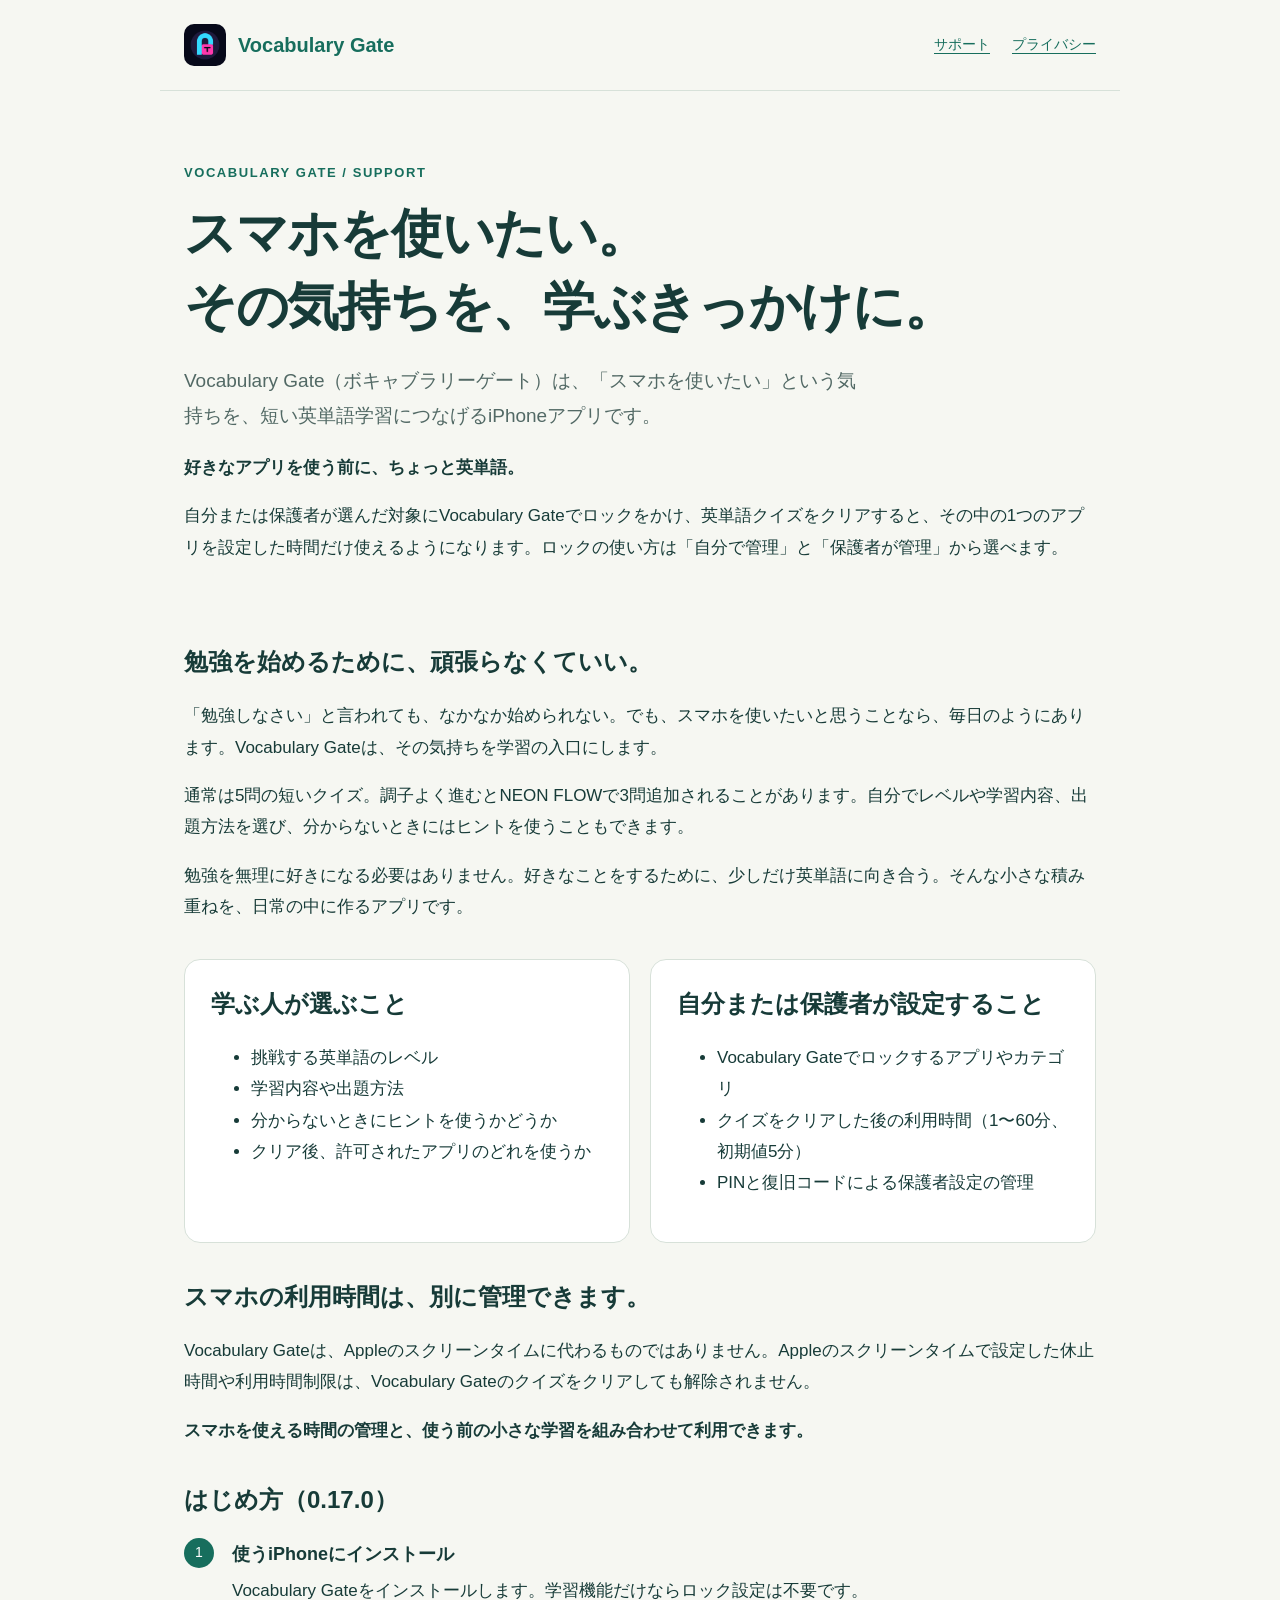
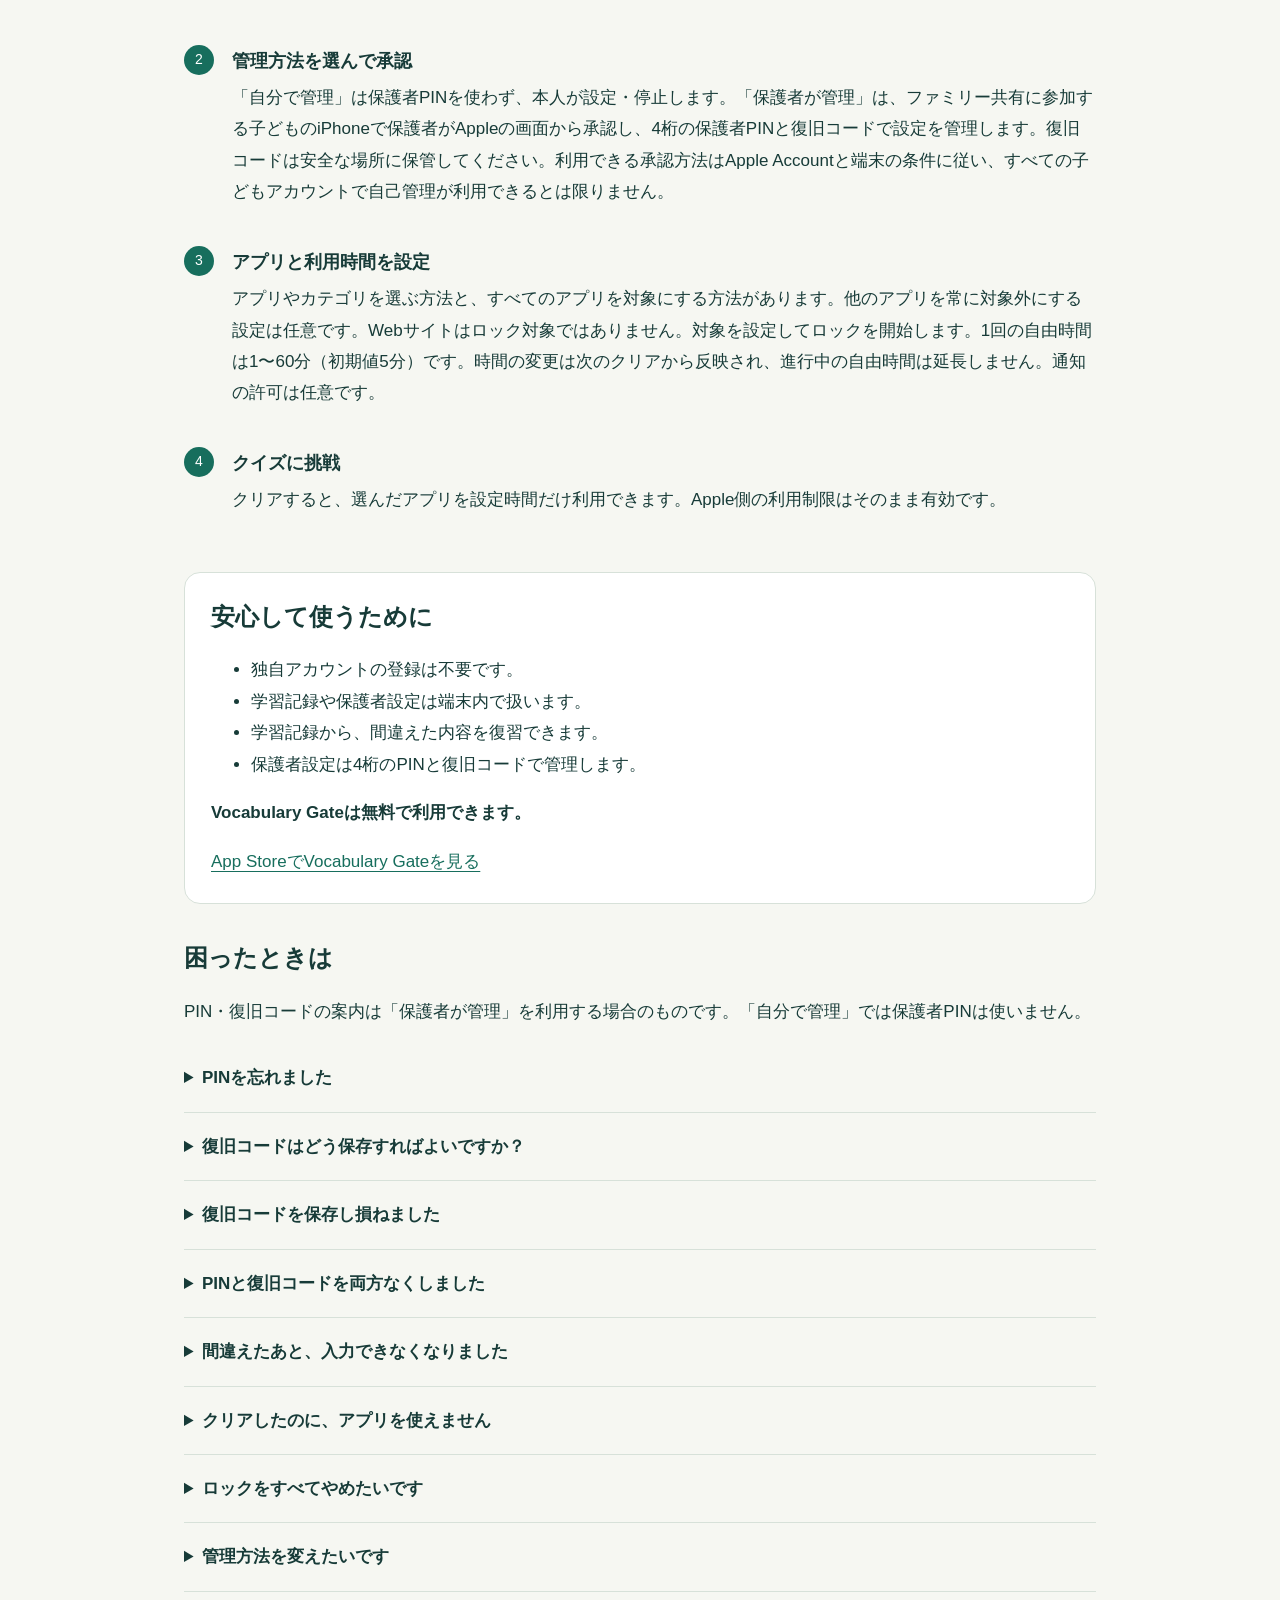
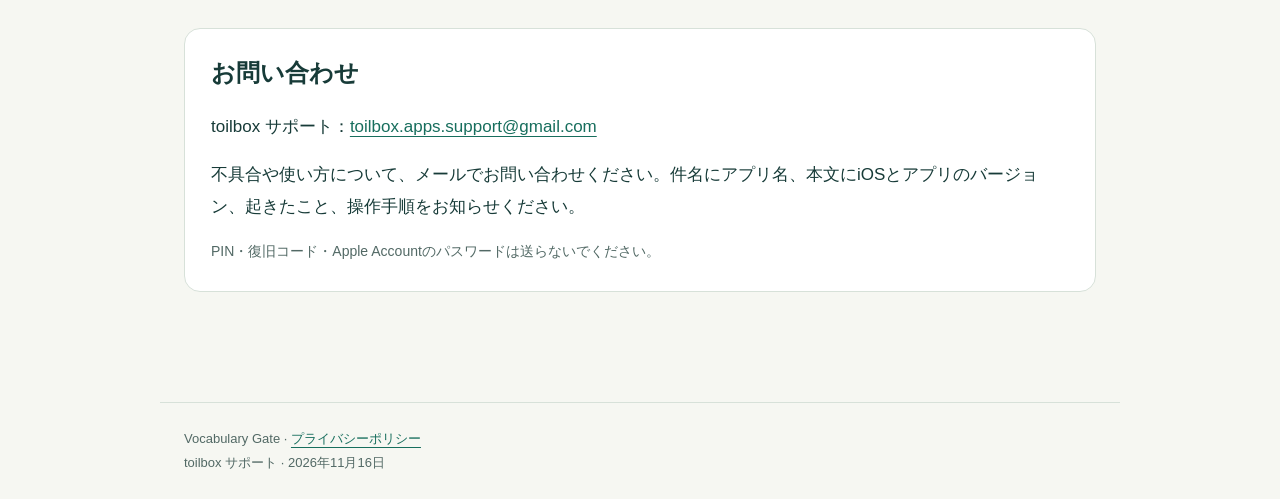
<file: index.html>
<!doctype html><html lang="ja"><head><meta charset="utf-8"><meta name="viewport" content="width=device-width,initial-scale=1"><title>Vocabulary Gate — サポート</title><meta name="description" content="スマホを使いたい気持ちを、英語を学び始めるきっかけに。Vocabulary Gateの学習、1アプリの一時解除、自分で管理・保護者が管理の設定と復旧方法をご案内します。"><link rel="icon" href="icon.png"><link rel="stylesheet" href="style.css"></head><body>
<header><a class="brand" href="index.html"><img src="icon.png" alt="">Vocabulary Gate</a><nav aria-label="メイン"><a href="index.html" aria-current="page">サポート</a><a href="privacy.html">プライバシー</a></nav></header>
<main>
<div class="hero"><div class="eyebrow">VOCABULARY GATE / SUPPORT</div><h1>スマホを使いたい。<br>その気持ちを、学ぶきっかけに。</h1><p class="lead">Vocabulary Gate（ボキャブラリーゲート）は、「スマホを使いたい」という気持ちを、短い英単語学習につなげるiPhoneアプリです。</p><p><strong>好きなアプリを使う前に、ちょっと英単語。</strong></p><p>自分または保護者が選んだ対象にVocabulary Gateでロックをかけ、英単語クイズをクリアすると、その中の1つのアプリを設定した時間だけ使えるようになります。ロックの使い方は「自分で管理」と「保護者が管理」から選べます。</p></div>
<section><h2>勉強を始めるために、頑張らなくていい。</h2><p>「勉強しなさい」と言われても、なかなか始められない。でも、スマホを使いたいと思うことなら、毎日のようにあります。Vocabulary Gateは、その気持ちを学習の入口にします。</p><p>通常は5問の短いクイズ。調子よく進むとNEON FLOWで3問追加されることがあります。自分でレベルや学習内容、出題方法を選び、分からないときにはヒントを使うこともできます。</p><p>勉強を無理に好きになる必要はありません。好きなことをするために、少しだけ英単語に向き合う。そんな小さな積み重ねを、日常の中に作るアプリです。</p></section>
<div class="grid"><article class="card"><h2>学ぶ人が選ぶこと</h2><ul><li>挑戦する英単語のレベル</li><li>学習内容や出題方法</li><li>分からないときにヒントを使うかどうか</li><li>クリア後、許可されたアプリのどれを使うか</li></ul></article><article class="card"><h2>自分または保護者が設定すること</h2><ul><li>Vocabulary Gateでロックするアプリやカテゴリ</li><li>クイズをクリアした後の利用時間（1〜60分、初期値5分）</li><li>PINと復旧コードによる保護者設定の管理</li></ul></article></div>
<section><h2>スマホの利用時間は、別に管理できます。</h2><p>Vocabulary Gateは、Appleのスクリーンタイムに代わるものではありません。Appleのスクリーンタイムで設定した休止時間や利用時間制限は、Vocabulary Gateのクイズをクリアしても解除されません。</p><p><strong>スマホを使える時間の管理と、使う前の小さな学習を組み合わせて利用できます。</strong></p></section>
<section><h2>はじめ方（0.17.0）</h2><ol class="steps"><li><h3>使うiPhoneにインストール</h3>Vocabulary Gateをインストールします。学習機能だけならロック設定は不要です。</li><li><h3>管理方法を選んで承認</h3>「自分で管理」は保護者PINを使わず、本人が設定・停止します。「保護者が管理」は、ファミリー共有に参加する子どものiPhoneで保護者がAppleの画面から承認し、4桁の保護者PINと復旧コードで設定を管理します。復旧コードは安全な場所に保管してください。利用できる承認方法はApple Accountと端末の条件に従い、すべての子どもアカウントで自己管理が利用できるとは限りません。</li><li><h3>アプリと利用時間を設定</h3>アプリやカテゴリを選ぶ方法と、すべてのアプリを対象にする方法があります。他のアプリを常に対象外にする設定は任意です。Webサイトはロック対象ではありません。対象を設定してロックを開始します。1回の自由時間は1〜60分（初期値5分）です。時間の変更は次のクリアから反映され、進行中の自由時間は延長しません。通知の許可は任意です。</li><li><h3>クイズに挑戦</h3>クリアすると、選んだアプリを設定時間だけ利用できます。Apple側の利用制限はそのまま有効です。</li></ol></section>
<section class="card"><h2>安心して使うために</h2><ul><li>独自アカウントの登録は不要です。</li><li>学習記録や保護者設定は端末内で扱います。</li><li>学習記録から、間違えた内容を復習できます。</li><li>保護者設定は4桁のPINと復旧コードで管理します。</li></ul><p><strong>Vocabulary Gateは無料で利用できます。</strong></p><p><a href="https://apps.apple.com/jp/app/vocabulary-gate/id6823977266">App StoreでVocabulary Gateを見る</a></p></section>
<section><h2>困ったときは</h2><p>PIN・復旧コードの案内は「保護者が管理」を利用する場合のものです。「自分で管理」では保護者PINは使いません。</p>
<details><summary>PINを忘れました</summary><p>「保護者設定」→「PINを忘れた場合」から、保存してある復旧コードを入力してください。新しい4桁PINを設定できます。PINを変えても、復旧コードは変わりません。</p></details>
<details><summary>復旧コードはどう保存すればよいですか？</summary><p>表示画面の共有ボタンで、保護者の端末へAirDropする、保護者が管理する保存先へ保存するなどの方法を選べます。コピーもできます。専用コピーボタンのコピーには5分の期限があり、保存確認や画面を閉じた際に消える場合があるため、必ず保存先に貼り付けてから確認してください。保護者の安全な保管先で管理し、子どもが見られる場所には置かないでください。</p></details>
<details><summary>復旧コードを保存し損ねました</summary><p>保存確認が終わる前なら、PINで入り直して同じコードを再表示できます。保存確認後にコードを失った場合も、PINで設定に入れれば復旧コードを再発行できます。新しいコードの保存確認が済むまでは、以前のコードが有効です。</p></details>
<details><summary>PINと復旧コードを両方なくしました</summary><p>最終手段は、保護者が削除を許可したうえでアプリを完全に削除し、再インストールして設定をやり直すことです。学習記録・PIN・ロック設定は引き継げません。「ホーム画面から取り除く」や、設定の「Appを取り除く」は完全削除ではありません。開発者がPINや復旧コードを照会・送信する仕組みはありません。</p></details>
<details><summary>間違えたあと、入力できなくなりました</summary><p>5回連続で間違えると、再入力まで待機時間が設けられます。画面に表示された残り時間が終わってから入力してください。アプリを閉じ直しても待機時間は続きます。</p></details>
<details><summary>クリアしたのに、アプリを使えません</summary><p>Gateで解除する対象アプリを選んだか確認してください。Gateが外せるのはGate自身のロックだけです。Apple側の休止時間・利用時間の制限や、ほかの管理アプリによる制限はそれぞれの保護者設定を確認してください。</p></details>
<details><summary>ロックをすべてやめたいです</summary><p>アプリのロック設定で「ロックだけを解除」を選び、確認して実行します。「保護者が管理」では保護者PINで設定を開きます。ボキャゲートのロックと対象選択を解除し、学習履歴・PIN・管理方法は保持します。Apple側のスクリーンタイム設定は変わりません。</p></details>
<details><summary>管理方法を変えたいです</summary><p>「管理方法を変更」から変更できます。変更すると、ボキャゲートの許可とロック・対象選択を解除して設定し直します。学習履歴と保護者PINは保持します。ロックを止めるだけなら「ロックだけを解除」を使い、学習履歴を消すリセットは不要です。</p></details></section>
<section class="card" id="contact"><h2>お問い合わせ</h2><p>toilbox サポート：<a href="mailto:toilbox.apps.support@gmail.com?subject=Vocabulary%20Gate">toilbox.apps.support@gmail.com</a></p><p>不具合や使い方について、メールでお問い合わせください。件名にアプリ名、本文にiOSとアプリのバージョン、起きたこと、操作手順をお知らせください。</p><p class="small">PIN・復旧コード・Apple Accountのパスワードは送らないでください。</p></section>
</main><footer>Vocabulary Gate · <a href="privacy.html">プライバシーポリシー</a><br>toilbox サポート · 2026年11月16日</footer></body></html>
</file>
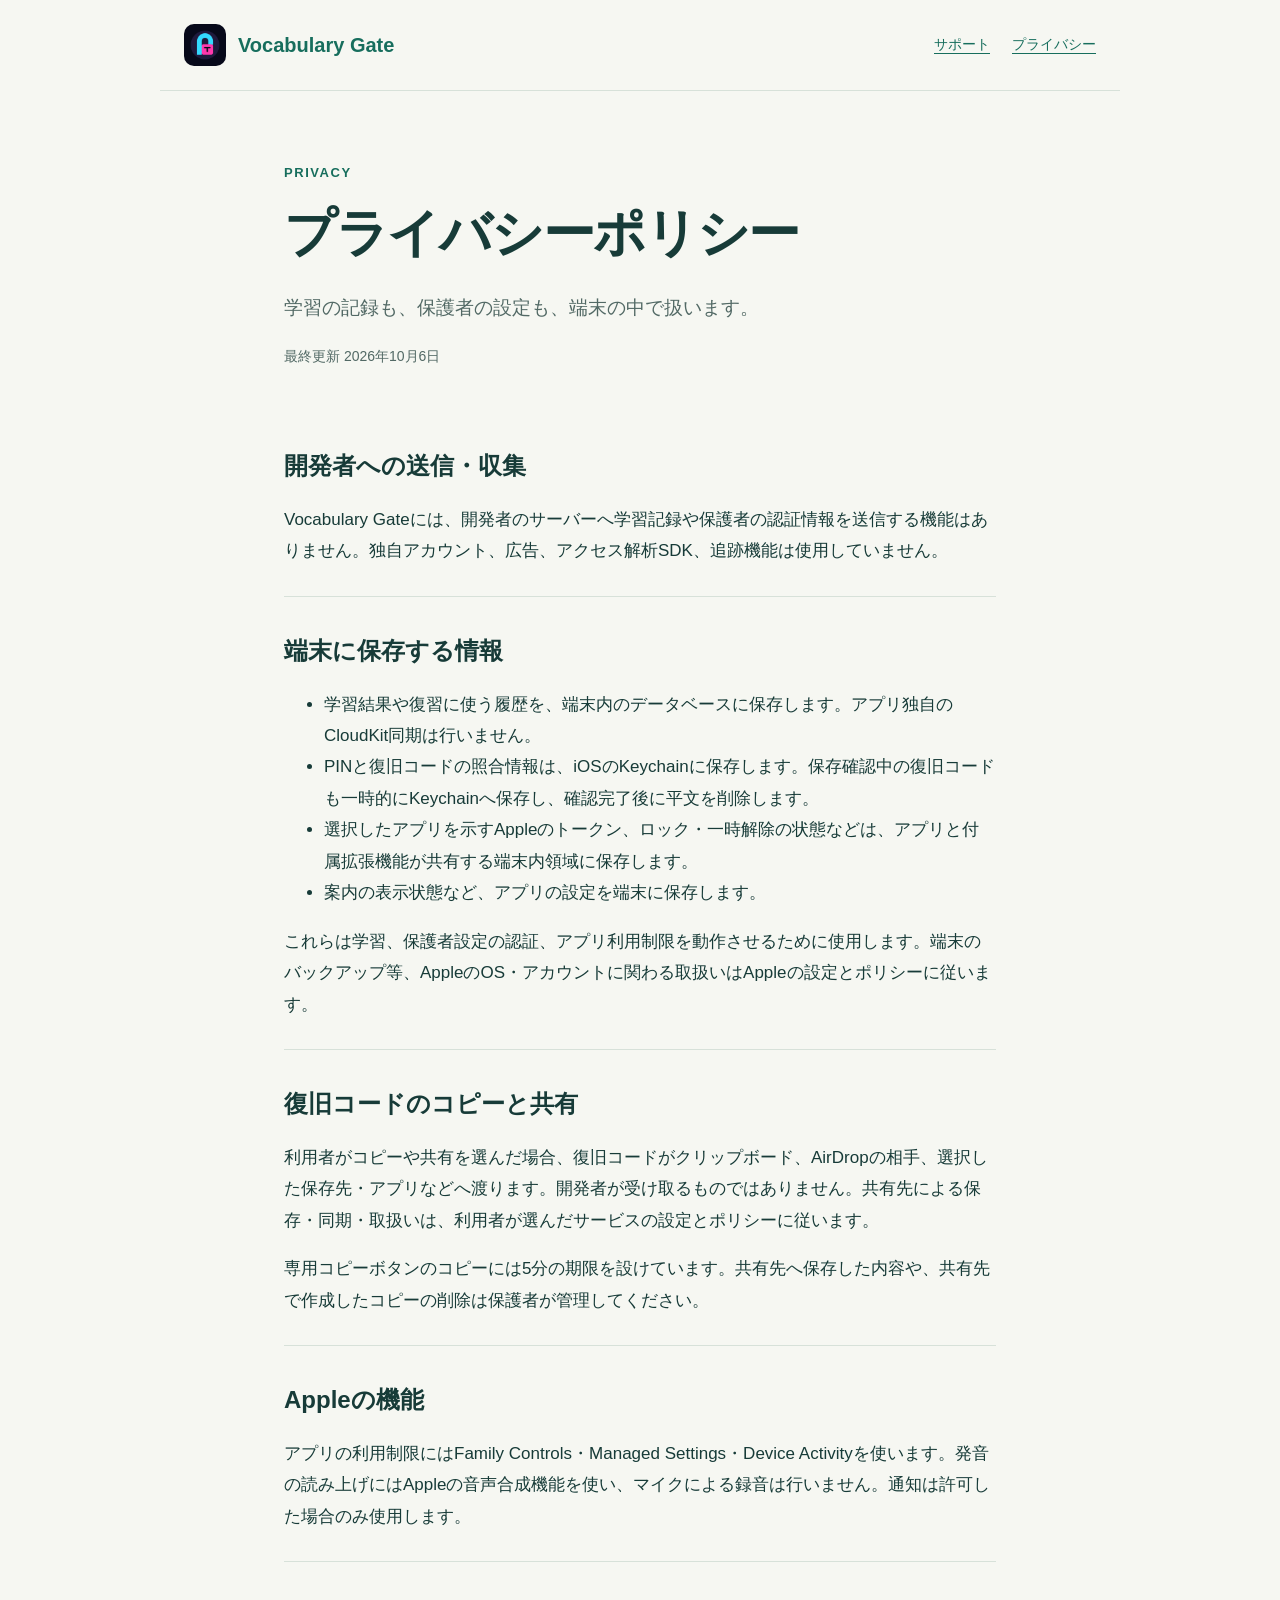
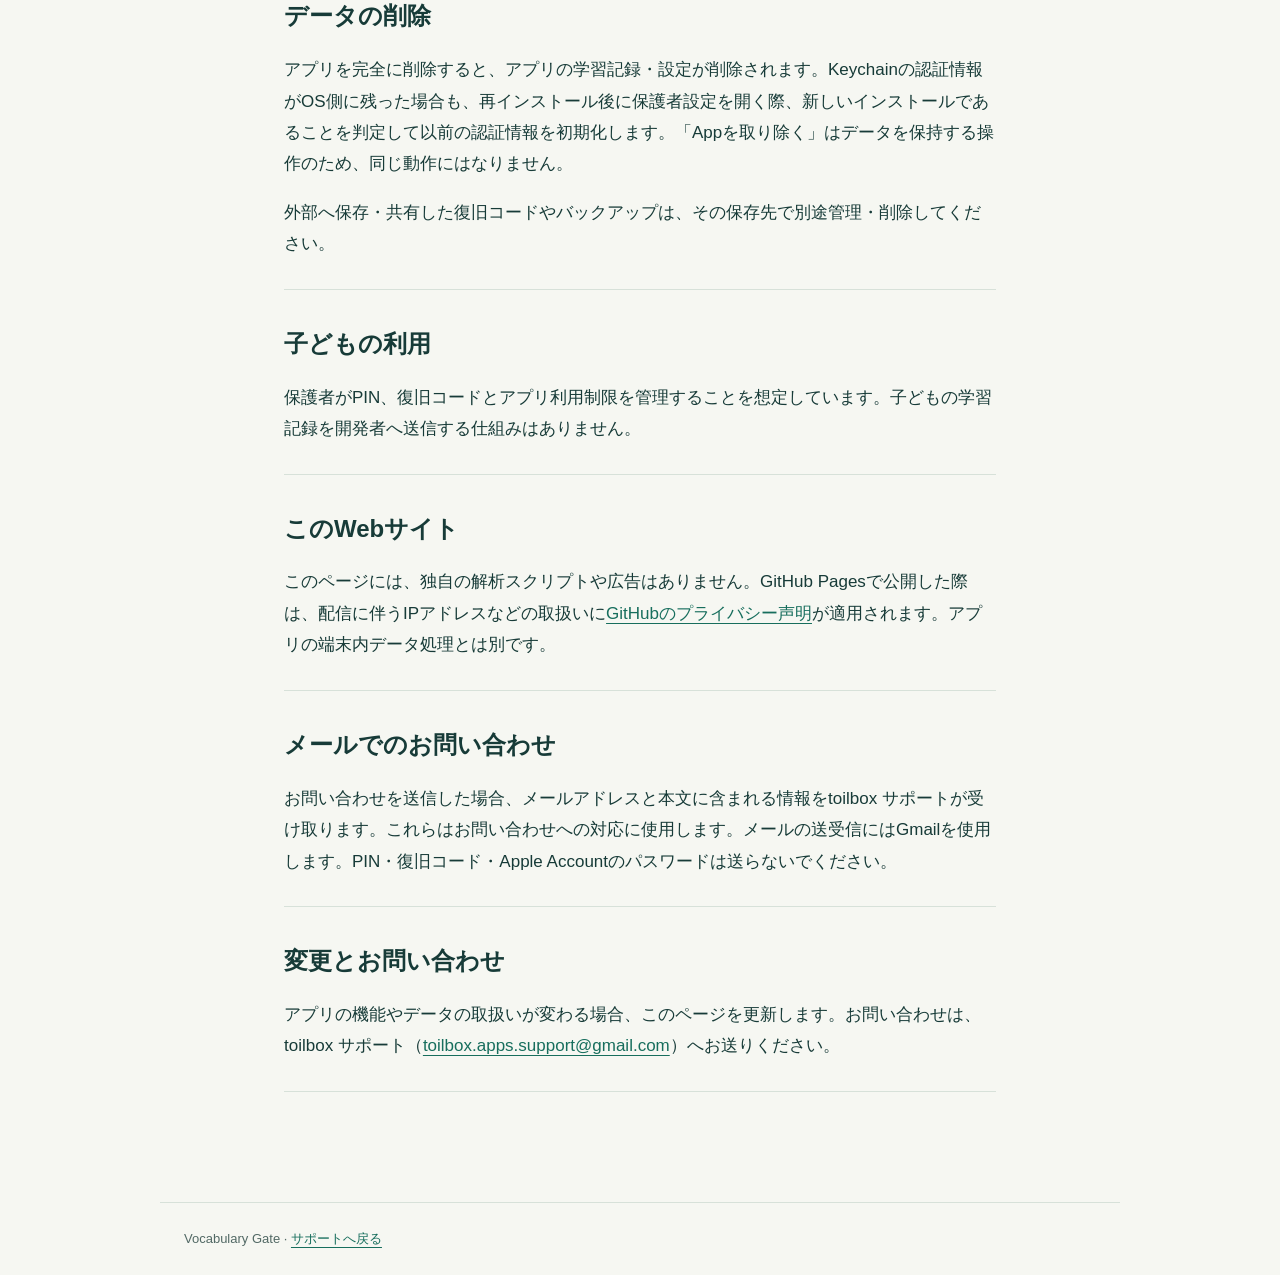
<file: privacy.html>
<!doctype html><html lang="ja"><head><meta charset="utf-8"><meta name="viewport" content="width=device-width,initial-scale=1"><title>プライバシーポリシー — Vocabulary Gate</title><meta name="description" content="Vocabulary Gateで扱うデータ、端末内での保存、復旧コードの共有について。"><link rel="icon" href="icon.png"><link rel="stylesheet" href="style.css"></head><body>
<header><a class="brand" href="index.html"><img src="icon.png" alt="">Vocabulary Gate</a><nav aria-label="メイン"><a href="index.html">サポート</a><a href="privacy.html" aria-current="page">プライバシー</a></nav></header>
<main class="prose"><div class="hero"><div class="eyebrow">PRIVACY</div><h1>プライバシーポリシー</h1><p class="lead">学習の記録も、保護者の設定も、端末の中で扱います。</p><p class="small">最終更新 2026年10月6日</p></div>
<section><h2>開発者への送信・収集</h2><p>Vocabulary Gateには、開発者のサーバーへ学習記録や保護者の認証情報を送信する機能はありません。独自アカウント、広告、アクセス解析SDK、追跡機能は使用していません。</p></section>
<section><h2>端末に保存する情報</h2><ul><li>学習結果や復習に使う履歴を、端末内のデータベースに保存します。アプリ独自のCloudKit同期は行いません。</li><li>PINと復旧コードの照合情報は、iOSのKeychainに保存します。保存確認中の復旧コードも一時的にKeychainへ保存し、確認完了後に平文を削除します。</li><li>選択したアプリを示すAppleのトークン、ロック・一時解除の状態などは、アプリと付属拡張機能が共有する端末内領域に保存します。</li><li>案内の表示状態など、アプリの設定を端末に保存します。</li></ul><p>これらは学習、保護者設定の認証、アプリ利用制限を動作させるために使用します。端末のバックアップ等、AppleのOS・アカウントに関わる取扱いはAppleの設定とポリシーに従います。</p></section>
<section><h2>復旧コードのコピーと共有</h2><p>利用者がコピーや共有を選んだ場合、復旧コードがクリップボード、AirDropの相手、選択した保存先・アプリなどへ渡ります。開発者が受け取るものではありません。共有先による保存・同期・取扱いは、利用者が選んだサービスの設定とポリシーに従います。</p><p>専用コピーボタンのコピーには5分の期限を設けています。共有先へ保存した内容や、共有先で作成したコピーの削除は保護者が管理してください。</p></section>
<section><h2>Appleの機能</h2><p>アプリの利用制限にはFamily Controls・Managed Settings・Device Activityを使います。発音の読み上げにはAppleの音声合成機能を使い、マイクによる録音は行いません。通知は許可した場合のみ使用します。</p></section>
<section><h2>データの削除</h2><p>アプリを完全に削除すると、アプリの学習記録・設定が削除されます。Keychainの認証情報がOS側に残った場合も、再インストール後に保護者設定を開く際、新しいインストールであることを判定して以前の認証情報を初期化します。「Appを取り除く」はデータを保持する操作のため、同じ動作にはなりません。</p><p>外部へ保存・共有した復旧コードやバックアップは、その保存先で別途管理・削除してください。</p></section>
<section><h2>子どもの利用</h2><p>保護者がPIN、復旧コードとアプリ利用制限を管理することを想定しています。子どもの学習記録を開発者へ送信する仕組みはありません。</p></section>
<section><h2>このWebサイト</h2><p>このページには、独自の解析スクリプトや広告はありません。GitHub Pagesで公開した際は、配信に伴うIPアドレスなどの取扱いに<a href="https://docs.github.com/ja/site-policy/privacy-policies/github-general-privacy-statement">GitHubのプライバシー声明</a>が適用されます。アプリの端末内データ処理とは別です。</p></section>
<section><h2>メールでのお問い合わせ</h2><p>お問い合わせを送信した場合、メールアドレスと本文に含まれる情報をtoilbox サポートが受け取ります。これらはお問い合わせへの対応に使用します。メールの送受信にはGmailを使用します。PIN・復旧コード・Apple Accountのパスワードは送らないでください。</p></section><section><h2>変更とお問い合わせ</h2><p>アプリの機能やデータの取扱いが変わる場合、このページを更新します。お問い合わせは、toilbox サポート（<a href="mailto:toilbox.apps.support@gmail.com">toilbox.apps.support@gmail.com</a>）へお送りください。</p></section></main><footer>Vocabulary Gate · <a href="index.html">サポートへ戻る</a></footer></body></html>
</file>
<file: style.css>
:root{color-scheme:light;--ink:#173b38;--muted:#526965;--paper:#f6f7f2;--line:#d7e1d9;--accent:#176e5d}*{box-sizing:border-box}body{margin:0;background:var(--paper);color:var(--ink);font:17px/1.85 -apple-system,BlinkMacSystemFont,'Hiragino Sans',sans-serif}a{color:var(--accent);text-underline-offset:4px}a:focus-visible,summary:focus-visible{outline:3px solid #c68b20;outline-offset:5px}header,main,footer{max-width:960px;margin:auto;padding:24px}header{display:flex;align-items:center;justify-content:space-between;gap:24px;border-bottom:1px solid var(--line)}.brand{font-size:20px;font-weight:750;text-decoration:none;display:flex;align-items:center;gap:12px}.brand img{width:42px;height:42px;border-radius:10px}nav{display:flex;gap:22px;flex-wrap:wrap;font-size:14px}.eyebrow{font-size:13px;letter-spacing:.12em;font-weight:700;color:var(--accent)}h1{font-size:clamp(30px,5vw,52px);line-height:1.4;letter-spacing:-.025em;margin:12px 0 20px}h2{font-size:24px;line-height:1.5;margin-top:0}h3{font-size:18px;margin-bottom:4px}.lead{font-size:19px;max-width:680px;color:var(--muted)}.hero{padding:46px 0 28px}.note{border-left:3px solid #bd9237;background:#f4eddb;padding:12px 18px;font-size:14px}.grid{display:grid;grid-template-columns:1fr 1fr;gap:20px;margin:28px 0}.card{border:1px solid var(--line);border-radius:16px;padding:26px;background:#fff}.card p:last-child{margin-bottom:0}.steps{list-style:none;counter-reset:step;padding:0}.steps li{counter-increment:step;position:relative;padding:0 0 20px 48px}.steps li:before{content:counter(step);position:absolute;left:0;top:0;width:30px;height:30px;display:grid;place-items:center;background:var(--accent);color:#fff;border-radius:50%;font-size:14px}section{margin:36px 0}details{padding:18px 0;border-bottom:1px solid var(--line)}summary{cursor:pointer;font-weight:650}details p{color:var(--muted)}footer{border-top:1px solid var(--line);font-size:13px;color:var(--muted);margin-top:50px}.prose{max-width:760px}.prose section{padding-bottom:12px;border-bottom:1px solid var(--line)}.small{font-size:14px;color:var(--muted)}@media(max-width:600px){header{align-items:flex-start;flex-direction:column;gap:12px}.grid{grid-template-columns:1fr}.hero{padding-top:28px}header,main,footer{padding:20px}.card{padding:22px}body{font-size:16px}nav{gap:18px}}
</file>
